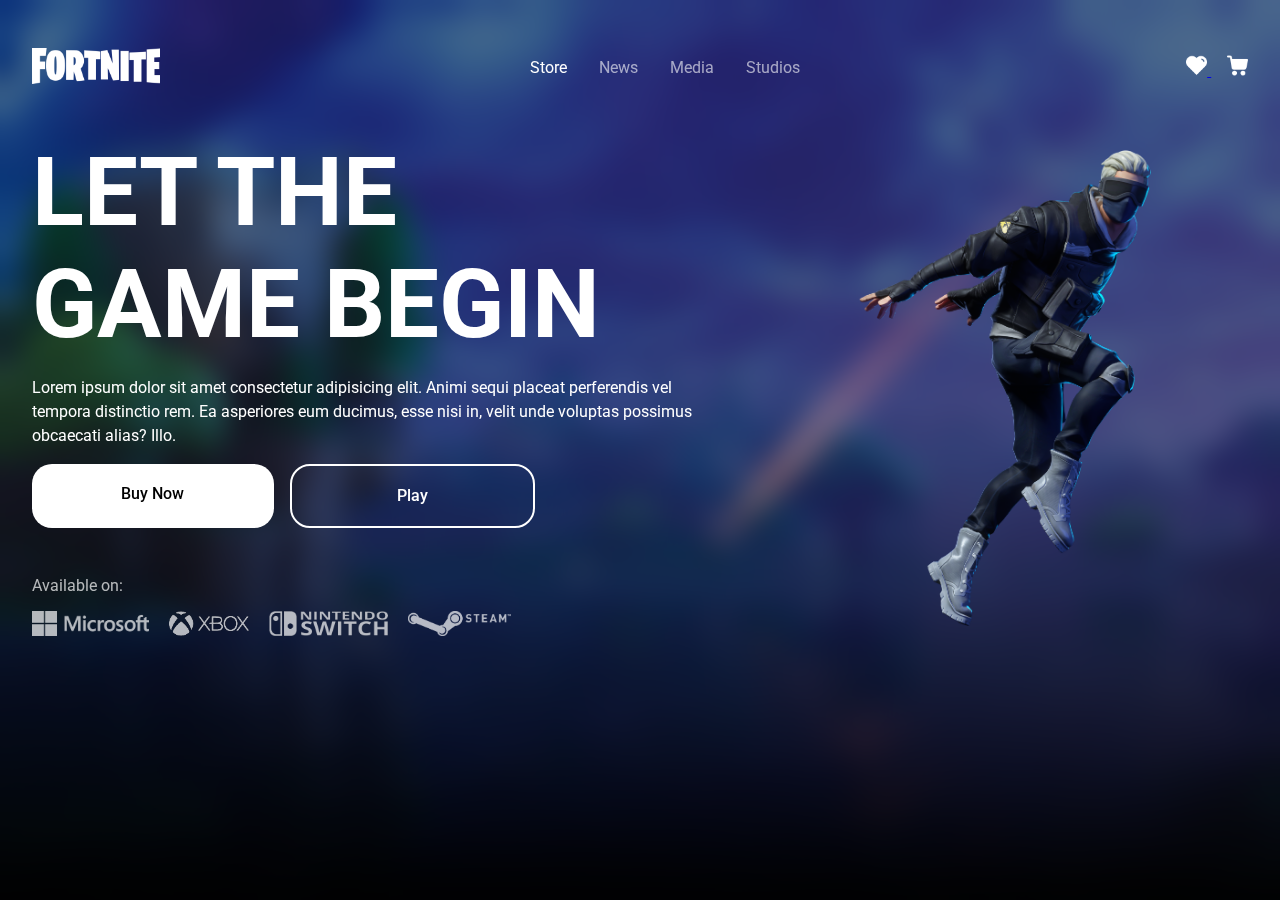
<file: fortnite/index.html>
<!DOCTYPE html>
<html lang="en">
<head>
    <meta charset="UTF-8">
    <meta http-equiv="X-UA-Compatible" content="IE=edge">
    <meta name="viewport" content="width=device-width, initial-scale=1.0">
    <link rel="stylesheet" href="style.css">
    <title>Fortnite - Splash Page</title>
</head>
<body>
    <div class="container">

        <header>
            <div class="logo">
                <a href="#">
                    <img src="imgs/logo.png" alt="Fortnite logo">
                </a>
            </div>
            <nav>
                <ul>
                    <li>
                        <a href="#" class="active">store</a>
                    </li>
                    <li>
                        <a href="#">news</a>
                    </li>
                    <li>
                        <a href="#">media</a>
                    </li>
                    <li>
                        <a href="#">studios</a>
                    </li>
                </ul>
            </nav>
            <div class="quick-features">
                <a href="#">
                    <img src="icons/favorite.png" alt="favorite">
                </a>
                <a href="#">
                    <img src="icons/cart.png" alt="cart">
                </a>
            </div>
        </header>
        <main>
            <div class="main-content">
                <h1 class="main-title">let the<br>game begin</h1>
                <p class="main-subtitle">
                    Lorem ipsum dolor sit amet consectetur adipisicing elit. Animi sequi 
                    placeat perferendis vel tempora distinctio rem. Ea asperiores eum 
                    ducimus, esse nisi in, velit unde voluptas possimus obcaecati 
                    alias? Illo.
                </p>
                <div class="main-btns">
                    <a href="#">buy now</a>
                    <a href="#">play</a>
                </div>
                <div class="main-info">
                    <p>Available on:</p>
                    <div class="available-platforms">
                        <img src="icons/microsoft.png" alt="microsoft icon">
                        <img src="icons/xbox.png" alt="xbox icon">
                        <img src="icons/nintendo.png" alt="nintendo switch icon">
                        <img src="icons/steam.png" alt="steam icon">
                    </div>
                </div>
            </div>
            <div class="main-image">
                <img src="imgs/character.png" alt="Fortnite character">
            </div>
        </main>
    
    </div>

</body>
</html>
</file>
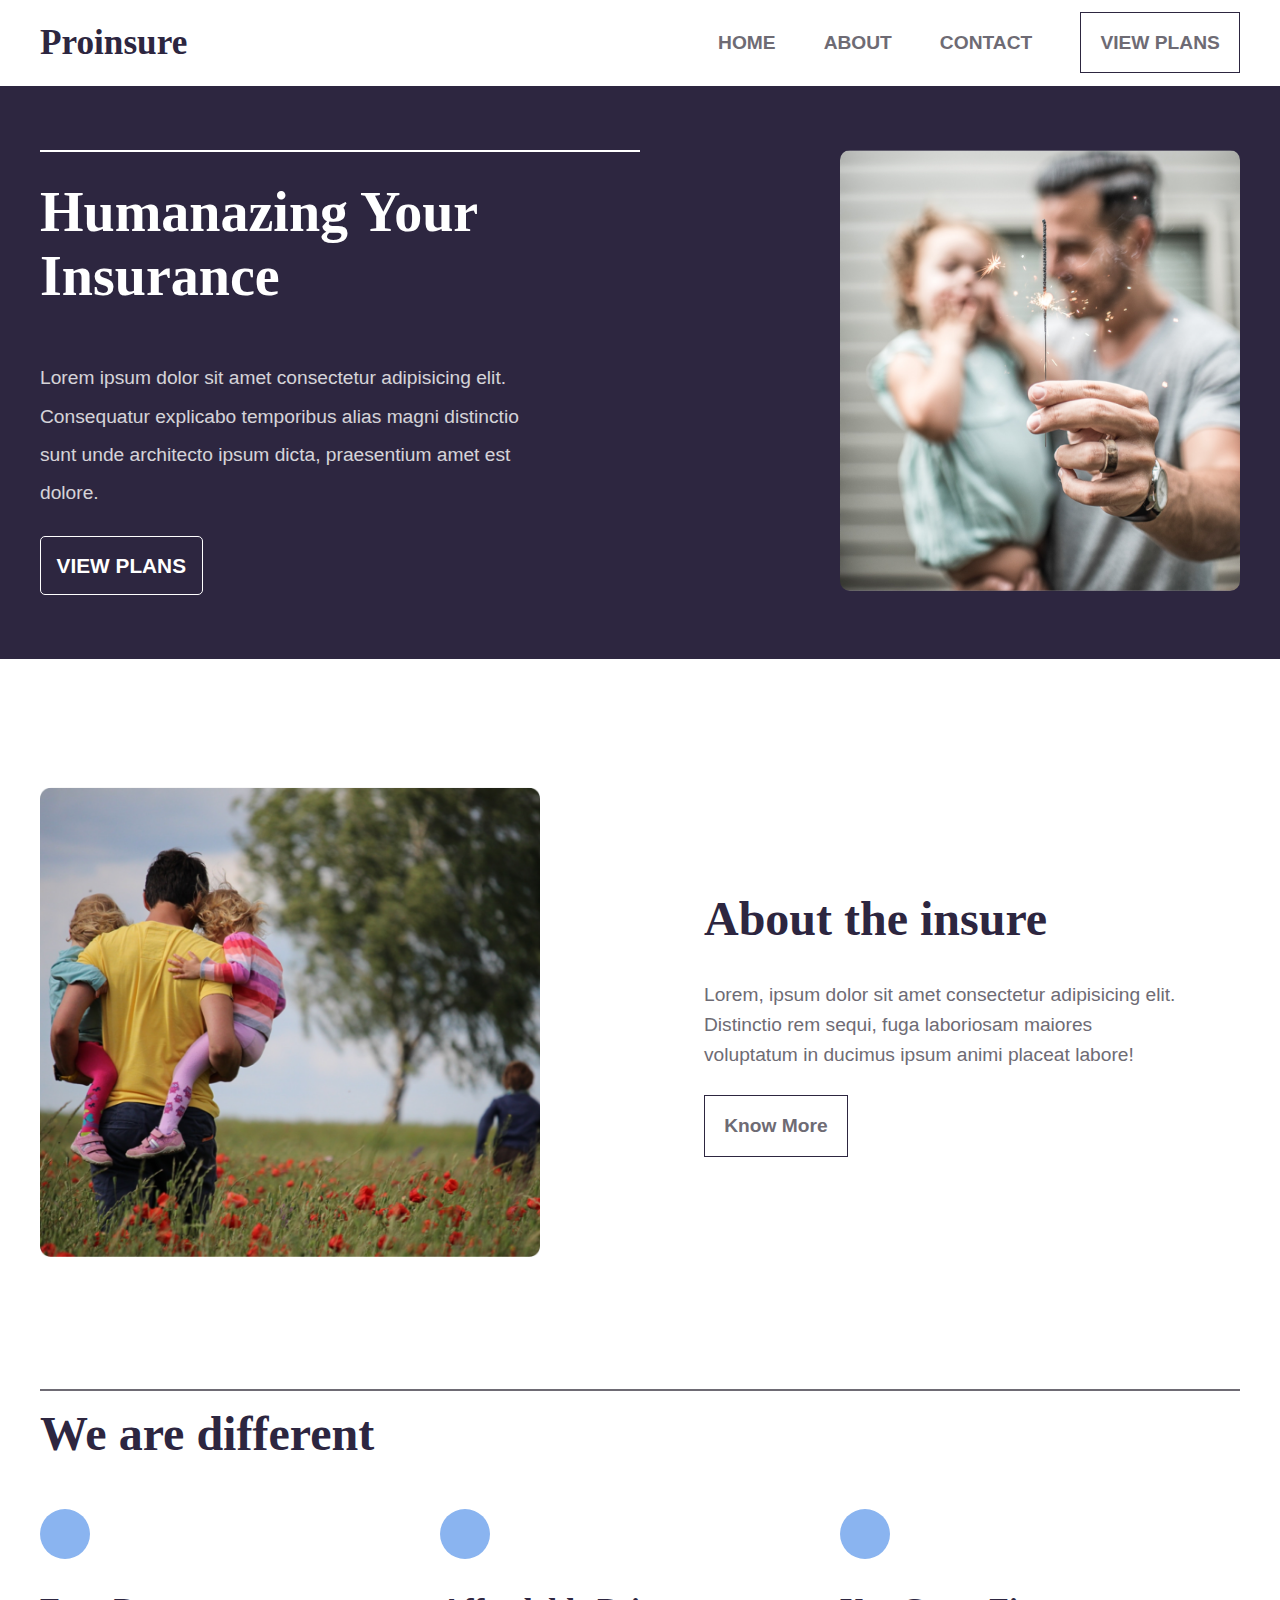
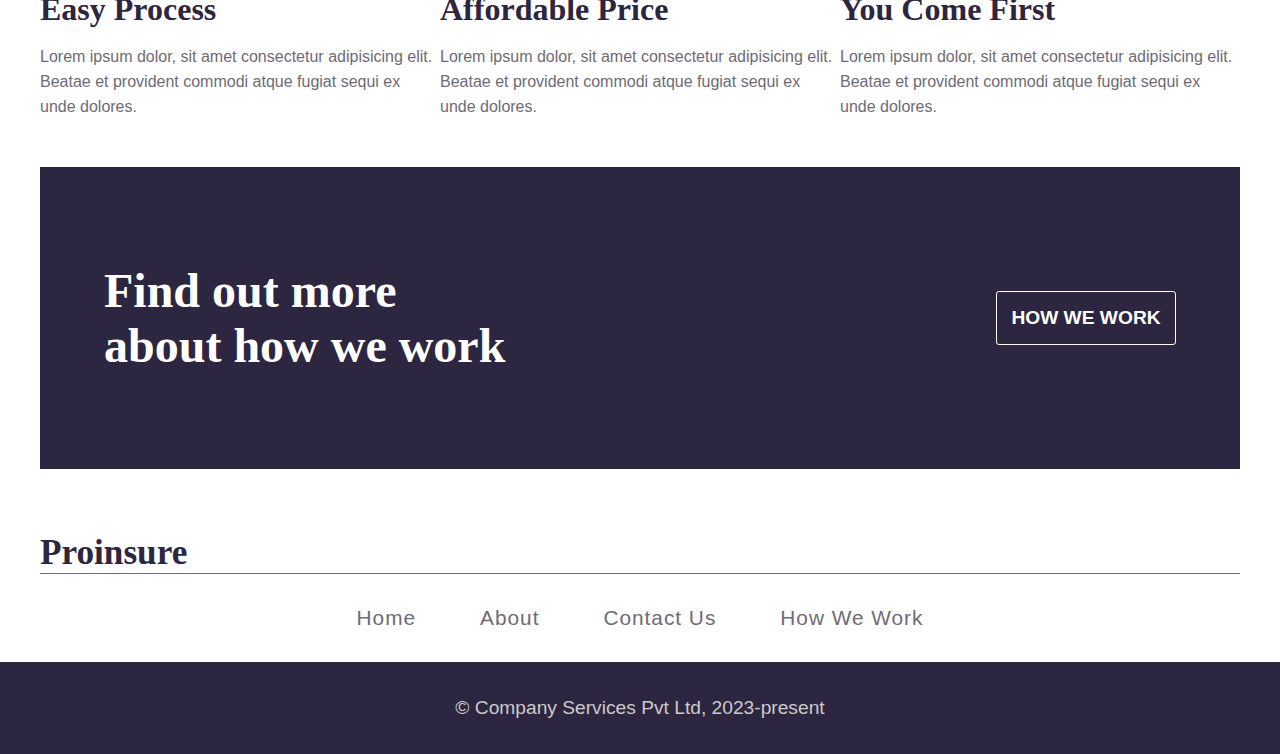
<file: Proinsure/index.html>
<!DOCTYPE html>
<html lang="en">
<head>
    <meta charset="UTF-8">
    <meta http-equiv="X-UA-Compatible" content="IE=edge">
    <meta name="viewport" content="width=device-width, initial-scale=1.0">
    <link rel="stylesheet" href="css/style.css">
    <link rel="stylesheet" href="https://cdnjs.cloudflare.com/ajax/libs/font-awesome/6.2.1/css/all.min.css" integrity="sha512-MV7K8+y+gLIBoVD59lQIYicR65iaqukzvf/nwasF0nqhPay5w/9lJmVM2hMDcnK1OnMGCdVK+iQrJ7lzPJQd1w==" crossorigin="anonymous" referrerpolicy="no-referrer" />    <title>Proinsure</title>
</head>
<body>
    <header>
        <div class="container">
            <div class="logo">
               <a href="#">Proinsure</a> 
            </div>
            <nav>
                <ul>
                    <li>
                        <a href="#">home</a>
                    </li>

                <li>
                        <a href="#about">about</a>
                    </li>
                    <li>
                        <a href="#contact">contact</a>
                    </li>
                    <li>
                        <a class="view-plans" href="#">view plans</a>
                    </li>
                </ul>
            </nav>
        </div>
    </header>
    <main>
        <section class="hero">
            <div class="container">
                <div class="hero-content">
                    <h1 class="hero-content-title">Humanazing Your Insurance</h1>
                    <p class="hero-content-description">Lorem ipsum dolor sit amet consectetur adipisicing elit. Consequatur explicabo temporibus alias magni distinctio sunt unde architecto ipsum dicta, praesentium amet est dolore.</p>
                    <a href="#">view plans</a>
                </div>
                <div class="hero-img">
                    <img src="img/hero.png" alt="">
                </div>
            </div>
        </section>


        <section id="about" class="about">
            <div class="container">
                <div class="about-img">
                    <img src="img/about.png" alt="">
                </div>
                <div class="about-content">
                    <h2>About the insure</h2>
                    <p>Lorem, ipsum dolor sit amet consectetur adipisicing elit. Distinctio rem sequi, fuga laboriosam maiores voluptatum in ducimus ipsum animi placeat labore!</p>
                    <a class="view-plans" href="#">Know More</a>
                </div>
            </div>
        </section>

        <section class="feature">
            <div class="container">

                <h2 class="feature-parent-title">We are different</h2>
                <div class="feature-cols">
                    <div class="feature-col">
                        <div class="icon-box">
                            <i class="fa-solid fa-gear fa-lg"></i>
                        </div>
                        <p class="feature-col-title">Easy Process</p>
                        <p class="feature-col-parag"> Lorem ipsum dolor, sit amet consectetur adipisicing elit. Beatae et provident commodi atque fugiat sequi ex unde dolores.</p>
                    </div>
                    <div class="feature-col">
                        <div class="icon-box">
                            <i class="fa-solid fa-gear fa-lg"></i>
                        </div>
                        <p class="feature-col-title">Affordable price</p>
                        <p class="feature-col-parag">Lorem ipsum dolor, sit amet consectetur adipisicing elit. Beatae et provident commodi atque fugiat sequi ex unde dolores.</p>
                    </div>
                    <div class="feature-col">
                        <div class="icon-box">
                            <i class="fa-solid fa-gear fa-lg"></i>
                        </div>
                        <p class="feature-col-title">You come first</p>
                        <p class="feature-col-parag">Lorem ipsum dolor, sit amet consectetur adipisicing elit. Beatae et provident commodi atque fugiat sequi ex unde dolores.</p>
                    </div>
                </div>
            </div>
        </section>

        <section id="contact" class="contact">
            <div class="container">
                <h2 class="contact-title">
                    Find out more  <br> about how we work
                </h2>
                <a class="contact-btn" href="#">How we work</a>
            </div>
        </section>
        
        <section class="bottom-nav">
            <div class="container">
                <div class="bottom-nav-primary">
                    <p class="bottom-nav-primary-title">Proinsure</p>
                    <div class="bottom-nav-primary-social">
                        <a href="#">
                            <i class="fa-brands fa-square-facebook fa-2xl"></i>
                        </a>
                        <a href="#">
                            <i class="fa-brands fa-square-twitter fa-2xl"></i>
                        </a>
                        <a href="#">
                            <i class="fa-brands fa-linkedin fa-2xl"></i>
                        </a>
                    </div>
                </div>
                <div class="bottom-nav-secondary">
                        <nav>
                            <ul>
                                <li>
                                    <a href="#">home</a>
                                </li>
                                <li>
                                    <a href="#">about</a>
                                </li>
                                <li>
                                    <a href="#">contact Us</a>
                                </li>
                                <li>
                                    <a href="#">How we work</a>
                                </li>
                            </ul>
                        </nav>
                </div>
            </div>
        </section>
    </main>
    <footer>
        <div class="container">
            <p>
                &copy; Company Services Pvt Ltd, 2023-present 
            </p>
        </div>
    </footer>
</body>
</html>
</file>
<file: fortnite/style.css>
@import url('https://fonts.googleapis.com/css2?family=Roboto:ital,wght@0,100;0,300;0,400;0,500;0,700;0,900;1,100;1,300;1,400;1,500;1,700;1,900&display=swap');


*{
    margin: 0;
}
body{
    font-family: 'Roboto';
    background-image: url("imgs/background.jpg") ,linear-gradient(rgba(0, 0, 0, 0)50%,rgb(0, 0, 0));
    background-position: center;
    background-repeat: no-repeat;
    background-size: cover;
    min-height: 100vh;
    background-color: rgba(0,0,0,0.4);
    background-blend-mode: multiply;
    backdrop-filter:blur(15px);
    color: white;
}

.container{
    max-width: 95%;
    margin: auto;
    height: 100%;
}




/* ===== HEADER ===== */
header {
    display: flex;
    justify-content: space-between;
    padding: 3em 0;
    align-items: center;

}

header >.logo img{
    width: 8em;
    filter: invert(1);

}

header > nav > ul{
    list-style: none;
    padding: 0;
    display: flex;
}

header > nav a {
    text-decoration: none;
    text-transform: capitalize;
    color: rgba(255, 255, 255, 0.6);
    margin: 0 1em;
}

header > nav a:hover,
header > nav a:focus {
    color: white;
}

.active {
    color: white;
}




/* ==== MAIN ====*/

main {
    display: flex;
    flex-direction: row;
    height: 100%;
}

.main-image{
    width: 40%;
    margin: auto;
    align-items: stretch;

}

.main-content{
    width: 60%;
    display: flex;
    flex-direction: column;
    justify-content: center;
    align-items: stretch;
}


.main-image>img{
    width: 60%;
    display: block;
    margin: auto;
    
}
.main-title{
    font-size: 6rem;
    text-transform: uppercase;
}

.main-subtitle{
    margin: 1em 0;
    line-height: 1.5em;
    max-width: 700px;
}

.main-btns{
    width: 100%;
    display: flex;
    flex-direction: row;
    justify-content: flex-start;
    text-align: center;

}
.main-btns a{
    text-decoration: none;
    background-color: white;
    width: 45%;
    max-width: 200px;
    padding: 1.3em;
    color: black;
    text-transform: capitalize;
    font-weight: 500;
    border-radius: 20px;
    margin-right: 1em;
}

.main-btns a:last-child{
    border: 2px solid white;
    background-color:transparent;
    color: white;
    transition: all 0.3s;
}

.main-info{
    margin-top: 3em;
    color: rgba(255, 255, 255,0.7);
}

.available-platforms{
    margin-top: 1em;
}
.available-platforms img{
    height: 25px;
    margin-right: 1em;
    filter: opacity(0.7);
}


.quick-features  img{
    width: 1.3em;
    margin-left: 1em;
}

.main-btns a:last-child:hover{
    background-color: white;
    color: black;
}

@media (max-width:1005px){
    .main-title{
        font-size: 5rem;
    }
}


@media (max-width:836px){
    .main-title{
        font-size: 4rem;
    }
}


@media (max-width:669px){
    main{
        flex-direction: column;

 }   

 .main-image{
    width: 100%;
    order: -1;
}

.main-content{
    width: 100%;
    text-align: center;
    margin: 2em 0;
    
}

header{
    flex-direction: column;
    padding: 1em 0;
}

header> *{
    margin: 0.5em 0;
}

.main-btns a{
    margin-right: 0;
    width: 35%;
}
.main-btns{
    display: flex;
    justify-content: space-evenly;
}

.quick-features  img{
    width: 1.3em;
    margin: 1em;
}
}
</file>
<file: Proinsure/css/style.css>
/*  grey : #6e6b74  
    second color : #2D2640
    */
    @import url('https://fonts.googleapis.com/css2?family=Roboto:ital,wght@0,100;0,300;0,400;0,500;0,700;0,900;1,100;1,300;1,400;1,500;1,700;1,900&display=swap');
*{
    font-size: 1rem;
    font-family: sans-serif;
    margin: 0;
}
body{
    color:#6e6b74;
    background-color: #fff;
}


.container{
    width: 95%;
    max-width: 1200px;
    margin: auto;
}

/* ===== header ===== */
header{
    background-color: #fff;

}

header .container {
    display: flex;
    justify-content: space-between;
    align-items:center;
    padding: 1em 0em;
}

.logo > a {
    font-size: 2.2rem;
    font-family: 'karla';
    font-weight: 700;
    color: #2D2640;
    text-decoration: none;
}

header  nav >  ul{
    padding: 0;
    list-style: none;
    display:flex;
    flex-direction: row;
}

header  nav li{
    padding: 1em 1.5em;
}

header div > nav li:last-child{
    padding-right: 0em;
}


.view-plans{
    padding: 1em;
    border: 1px solid #2D2640;
}


.view-plans:hover,
.view-plans:active{

    color:#fff;
    background-color: #2D2640;
}



header div > nav a{
    font-size: 1.2rem;
    text-transform: uppercase;
    text-decoration: none;
    font-weight: 600;
    color:#6e6b74;
}

header div > nav a:hover,
header div > nav a:active
{
    color: #2D2640;
}


/* ==== Menu ====*/




/* ===== hero ===== */

.hero{
    background-color: #2D2640;
    padding: 4em 0em;
    color: white;
}

.hero > .container{
    display: flex;
    flex-direction: row;
    justify-content: space-between;
}

.hero-content{
    width: 50%;
    display: flex;
    flex-direction: column;
    justify-content: space-between;
}


.hero-img{
    width: 50%;
    min-width:300px;
    max-width: 400px;

}

.hero-img > img{
    width: 100%;
    border-radius: 10px;
}

.hero-content-title{
    font-size: 3.5rem;
    font-family: 'karla';
    padding: 0.5em 0;
    border-top: 2px solid #fff;

}

.hero-content-description{
    line-height: 2em;
    font-size: 1.2em;
    opacity: 0.8;
    max-width: 500px;
}

.hero-content > a{
    padding: .8em .75em;
    font-size: 1.3em;
    text-transform: uppercase;
    text-decoration: none;
    border: 1.5px solid #ffffff;
    border-radius: 5px;
    color: #fff;
    width: fit-content;
    font-weight: 600;
}

.hero-content > a:hover,
.hero-content > a:active{

    color: #2D2640;
    background-color: #fff;
}


/* ===== About =====*/

.about{
    margin: 8em 0;
}

.about > .container{
    display: flex;
    flex-direction: row;

}

.about .about-img{
    width: 50% ;
}

.about .about-img > img{
    width: 100%;
    min-width:300px;
    max-width: 500px;
}

.about-content{
    width: 50% ;
    padding: 0 4em;
    display: flex;
    flex-direction: column;
    justify-content: center;
    box-sizing: border-box;
}

.about-content h2{
    font-size: 3rem;
    font-family: 'karla';
    color: #2D2640;
    margin-bottom: .7em;
}


.about-content p{
    color: #6e6b74;
    margin-bottom: .7em;
    font-size: 1.2rem;
    line-height: 30px;
    margin-bottom: 1.3em;
}

.about-content a{
    font-size: 1.2rem;
    text-transform: capitalize;
    text-decoration: none;
    font-weight: 600;
    color:#6e6b74;
    width: fit-content;
    display: inline-block;
}

.about-content a:hover,
.about-content a:active{
    color:#fff;
    background-color: #2D2640;
}

/* ===== Feature =====*/


.feature-parent-title{
    font-size: 3rem;
    font-family: 'karla';
    color: #2D2640;
    font-weight: 700;
    padding-top: .3em;
    border-top: 2px solid #6e6b74;
}

.feature-cols{
    display: flex;
    flex-direction: row;
    justify-content: space-between;
    padding: 3em 0em;
}


.icon-box{
    width: 50px;
    aspect-ratio: 1 / 1;
    background-color: #8ab4f0;
    text-align: center;
    position: relative;
    border-radius: 50px;
    margin-bottom: 2em;
}

.icon-box i {
    position: absolute;
    top: 50%;
    transform: translate(-50%,-50%);
    color:#fff;
}


.feature-col-title{
    font-size: 2rem;
    font-family: 'karla';
    color: #2D2640;
    margin-bottom: .5em;
    font-weight: 700;
    text-transform: capitalize;
}

.feature-col-parag{
    line-height: 25px;
}

/* ===== Contact =====*/


.contact .container{
    box-sizing: border-box;
    display: flex;
    flex-direction: row;
    justify-content: space-between;
    align-items: center;
    background-color: #2D2640;
    padding: 6em 4rem;
}

.contact-title{
    font-size: 3rem;
    font-family: 'karla';
    color: white;
}


.contact-btn{
    padding: .8em .75em;
    font-size: 1.2em;
    text-transform: uppercase;
    text-decoration: none;
    border: 1.5px solid #ffffff;
    border-radius: 3px;
    color: #fff;
    width: fit-content;
    font-weight: 600;
}

.contact-btn:hover,
.contact-btn:active
{
    color: #2D2640;
    background-color: #fff;
}

/* ===== bottom nav =====*/
.bottom-nav .container{
    padding-top: 4em;
}
.bottom-nav-primary{
    display: flex;
    flex-direction: row;
    justify-content: space-between;
    align-items: center;
    border-bottom: 1px solid #6e6b74;
}

.bottom-nav-primary-social{
    display: flex;
    gap: 20px;
}
.bottom-nav-primary-social i{
    color: #2D2640;
}
.bottom-nav-primary-title{
    font-size: 2.2rem;
    font-family: 'karla';
    font-weight: 700;
    color: #2D2640;
}


.bottom-nav-secondary nav  ul{
    padding: 0;
    list-style: none;
    display: flex;
    flex-direction: row;
    justify-content: center;
}

.bottom-nav-secondary nav li{
    padding: 2em;
}


.bottom-nav-secondary nav a{
    font-size: 1.3rem;
    text-transform: capitalize;
    text-decoration: none;
    color:#6e6b74;
    letter-spacing: 1px;
}


.bottom-nav-secondary nav a:hover,
.bottom-nav-secondary nav a:active{
    color:#2D2640;
}

/* ===== footer =====*/
footer{
    background-color: #2D2640;
}
footer .container{
    text-align: center;
    padding: 2.2em;
    box-sizing: border-box;

}

footer .container p{
    font-size: 1.2rem;
    color: #cbc9c9;
}


/* ===== Media queries =====*/

@media(max-width:860px){
    .hero .container{
        flex-direction: column;
        align-items: center;
    }
    .hero-content{
        width: 100%;
        align-items: center;
        text-align: center;
    }
    .hero-img{
        width: 100%;
        margin-top: 3em;
    }
    .hero-content-description{
        line-height: 2em;
        font-size: 1.2em;
        opacity: 0.8;
        max-width: 600px;
    }

    .hero-content-description{
        max-width: 600px;
    }

    .hero-content > a{
    margin-top: 1.5em;
    }


    /* ===== about ===== */
    .about .container{
        flex-direction: column;
        align-items: center;
    }

    .about-img{
        width: 100% !important;
        min-width:300px;
        max-width: 400px;
        order: 2;

        }

    .about-img img{
        width: 100%;
        min-width: auto !important;

    }

    .about-content{
        width: 100%;
        text-align: center;
        order: 1;
    }

    .about-content a{
        text-align: center;
        margin: 1.5em auto;

    }

    .about-content p{
        max-width: 600px;
        margin: auto;
    }

    .feature-cols{
        flex-direction: column;
        text-align: center;
    }

    .feature-col{
        margin-bottom: 3em;
    }
    .icon-box{
        margin: 0 auto;
        margin-bottom: 1em;
    }
    .contact .container{
        text-align: center;
        display: flex;
        flex-direction: column;
    }

    .contact-btn{
        margin-top: 1em;
    }


    header > .container {
        flex-direction: column;
    }

    .bottom-nav-secondary nav ul  {
        display: flex;
        flex-wrap: wrap;
        text-align: center;
    }

    .bottom-nav-secondary nav ul li  {
        flex: 30%;
        padding:1em;
    }
}

@media(max-width:600px){
    header  nav >  ul{
        padding: 0;
        list-style: none;
        display:flex;
        flex-direction: column;
        text-align: center;
    }

    header  ul > li{
        padding-right: 0;
    }
}
</file>
